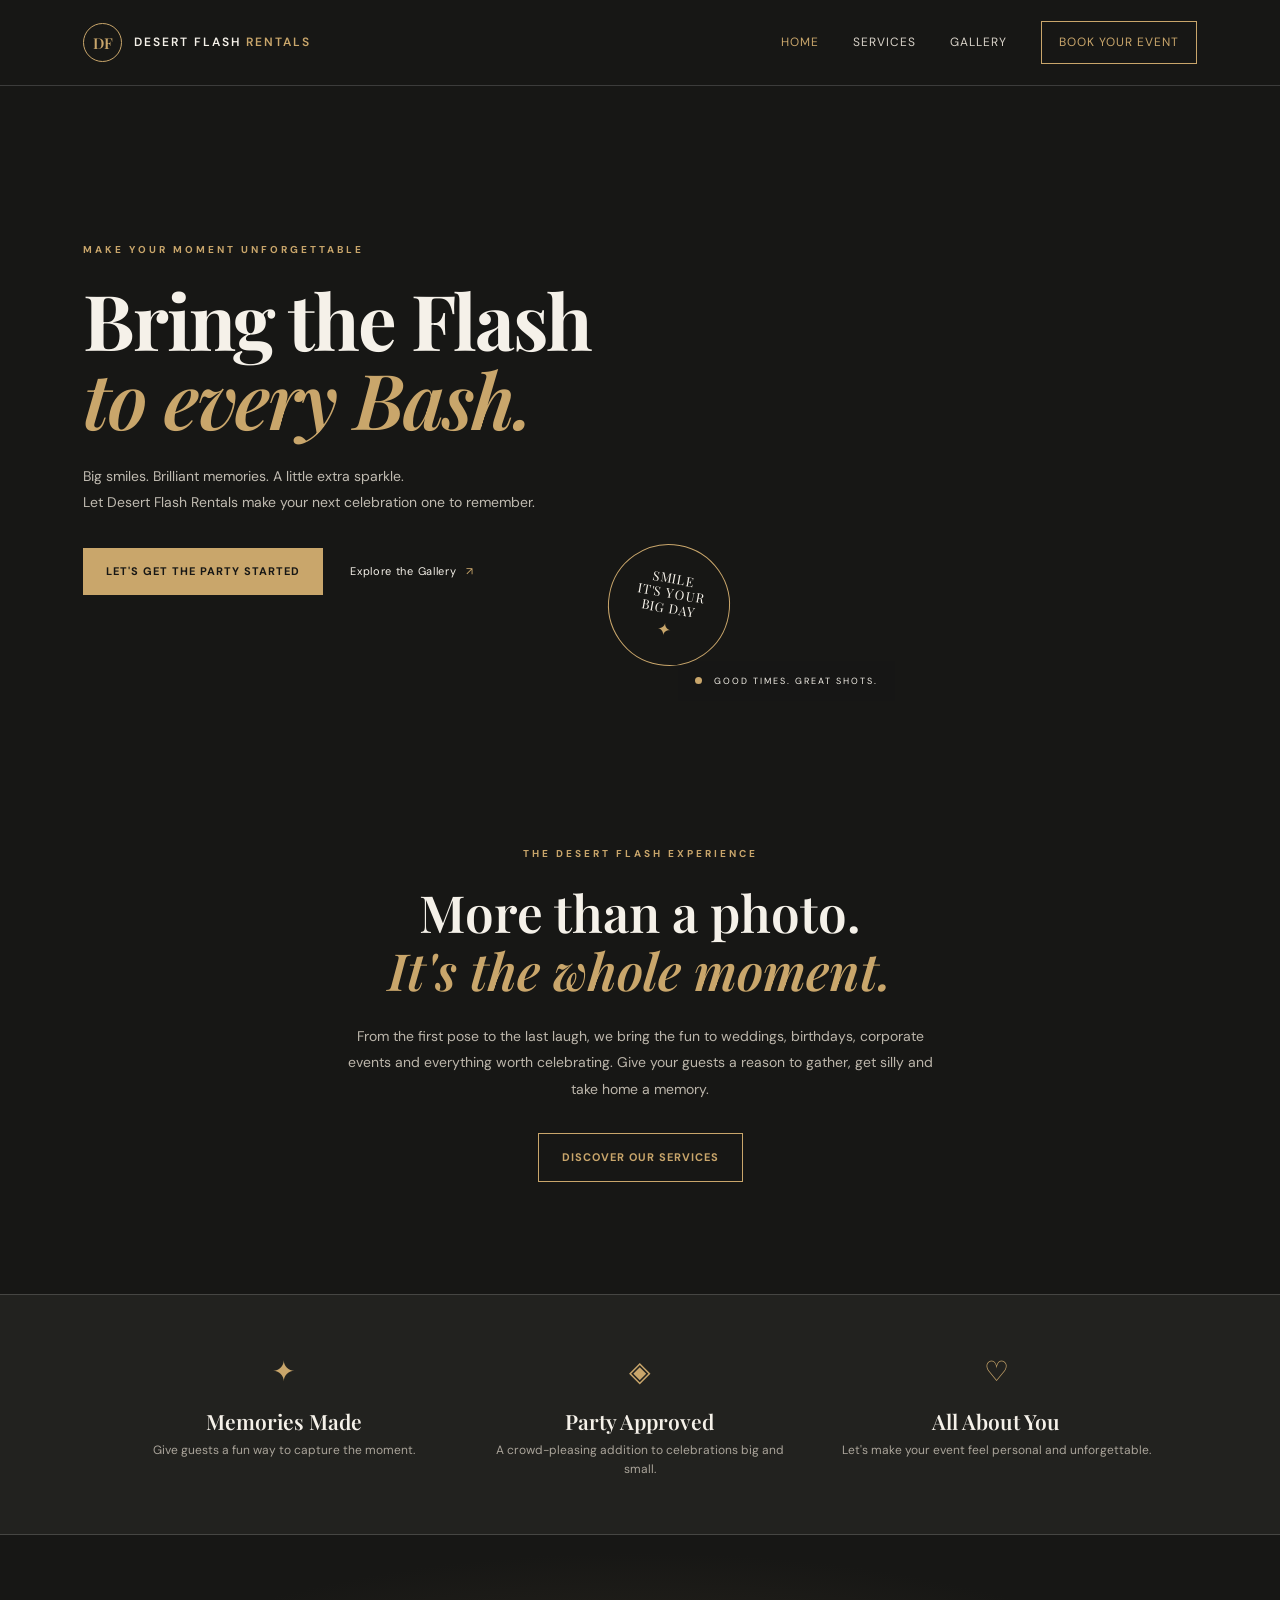
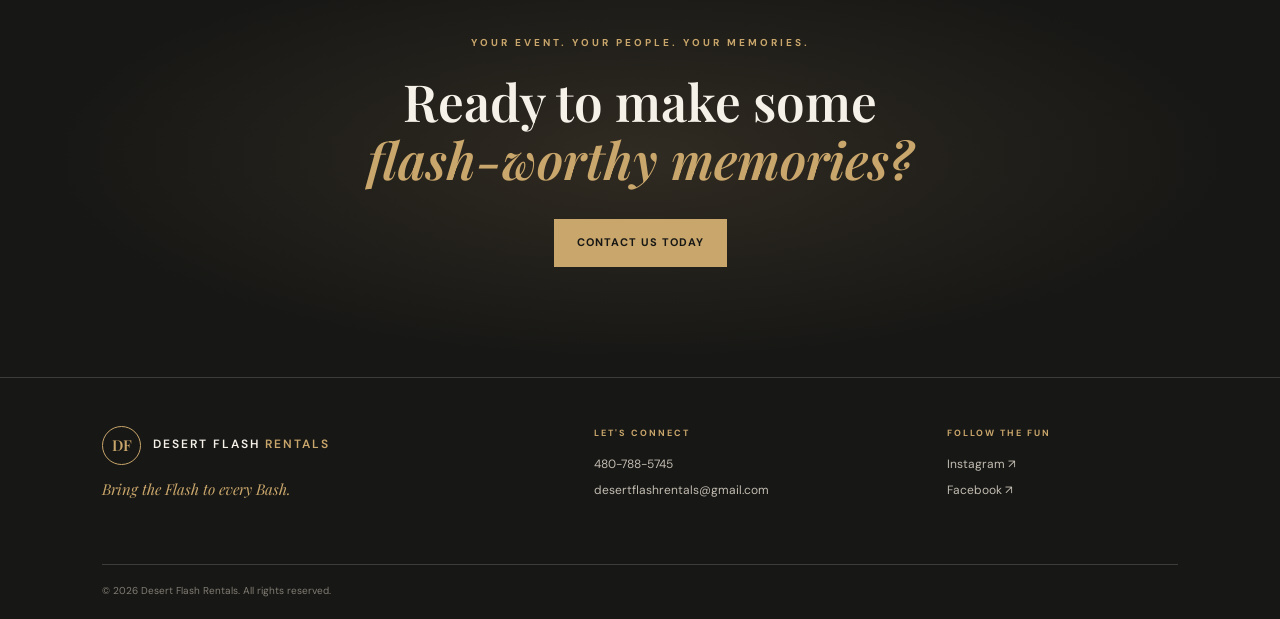
<file: index.html>
<!DOCTYPE html>
<html lang="en">
<head>
  <meta charset="UTF-8"><meta name="viewport" content="width=device-width, initial-scale=1">
  <meta name="description" content="Desert Flash Rentals brings the flash to every bash. Photo booth rentals for weddings, parties, corporate events and celebrations in Arizona.">
  <title>Desert Flash Rentals | Bring the Flash to Every Bash</title>
  <link rel="preconnect" href="https://fonts.googleapis.com"><link rel="preconnect" href="https://fonts.gstatic.com" crossorigin>
  <link href="https://fonts.googleapis.com/css2?family=DM+Sans:wght@400;500;600;700&family=Playfair+Display:wght@600;700;800&display=swap" rel="stylesheet">
  <link rel="stylesheet" href="styles.css">
</head>
<body>
<header class="site-header">
  <a class="brand" href="index.html"><span class="brand-mark">DF</span><span>DESERT FLASH <b>RENTALS</b></span></a>
  <button class="menu-toggle" aria-label="Open navigation" aria-expanded="false">☰</button>
  <nav class="nav"><a class="active" href="index.html">Home</a><a href="services.html">Services</a><a href="gallery.html">Gallery</a><a class="nav-cta" href="services.html#contact">Book Your Event</a></nav>
</header>
<main>
  <section class="hero">
    <div class="hero-content">
      <p class="eyebrow">MAKE YOUR MOMENT UNFORGETTABLE</p>
      <h1>Bring the Flash<br><em>to every Bash.</em></h1>
      <p class="hero-copy">Big smiles. Brilliant memories. A little extra sparkle.<br>Let Desert Flash Rentals make your next celebration one to remember.</p>
      <div class="hero-actions"><a class="button button-gold" href="services.html#contact">Let's Get the Party Started</a><a class="text-link" href="gallery.html">Explore the Gallery <span>↗</span></a></div>
    </div>
    <div class="hero-photo" role="img" aria-label="Celebration with friends taking photos">
      <div class="photo-caption"><span class="caption-dot"></span> GOOD TIMES. GREAT SHOTS.</div>
    </div>
    <div class="hero-stamp">SMILE<br>IT'S YOUR<br>BIG DAY <span>✦</span></div>
  </section>
  <section class="intro section-wrap">
    <p class="eyebrow">THE DESERT FLASH EXPERIENCE</p><h2>More than a photo.<br><em>It's the whole moment.</em></h2>
    <p class="intro-copy">From the first pose to the last laugh, we bring the fun to weddings, birthdays, corporate events and everything worth celebrating. Give your guests a reason to gather, get silly and take home a memory.</p>
    <a class="button button-outline" href="services.html">Discover Our Services</a>
  </section>
  <section class="feature-band">
    <div><span class="feature-icon">✦</span><h3>Memories Made</h3><p>Give guests a fun way to capture the moment.</p></div>
    <div><span class="feature-icon">◈</span><h3>Party Approved</h3><p>A crowd-pleasing addition to celebrations big and small.</p></div>
    <div><span class="feature-icon">♡</span><h3>All About You</h3><p>Let's make your event feel personal and unforgettable.</p></div>
  </section>
  <section class="cta-section"><p class="eyebrow">YOUR EVENT. YOUR PEOPLE. YOUR MEMORIES.</p><h2>Ready to make some<br><em>flash-worthy memories?</em></h2><a class="button button-gold" href="services.html#contact">Contact Us Today</a></section>
</main>
<footer class="site-footer">
  <div class="footer-brand"><a class="brand" href="index.html"><span class="brand-mark">DF</span><span>DESERT FLASH <b>RENTALS</b></span></a><p>Bring the Flash to every Bash.</p></div>
  <div class="footer-contact"><h4>LET'S CONNECT</h4><a href="tel:4807885745">480-788-5745</a><a href="mailto:desertflashrentals@gmail.com">desertflashrentals@gmail.com</a></div>
  <div class="footer-social"><h4>FOLLOW THE FUN</h4><a href="https://www.instagram.com/desertflashrentals/" target="_blank" rel="noopener">Instagram ↗</a><a href="https://www.facebook.com/profile.php?id=61577341269634" target="_blank" rel="noopener">Facebook ↗</a></div>
  <div class="copyright">© <span data-year></span> Desert Flash Rentals. All rights reserved.</div>
</footer>
<script src="script.js"></script>
</body></html>
</file>
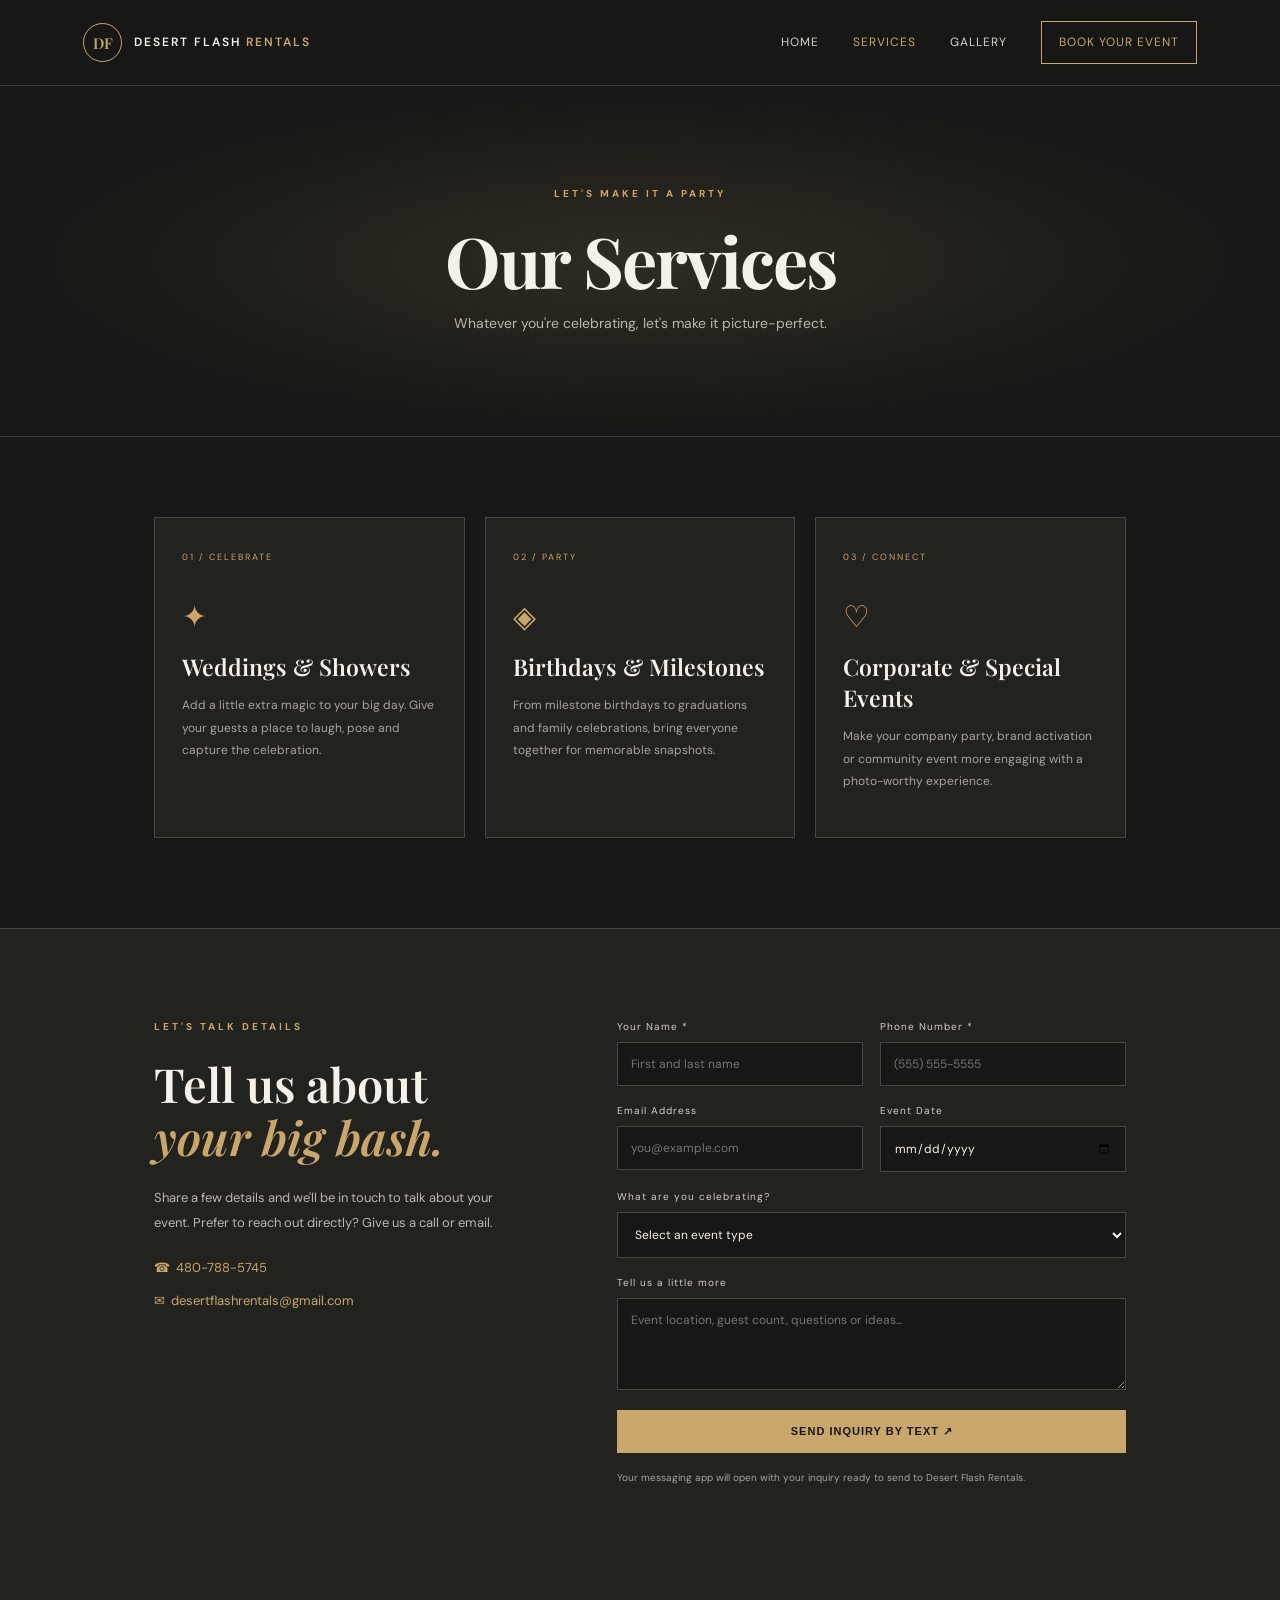
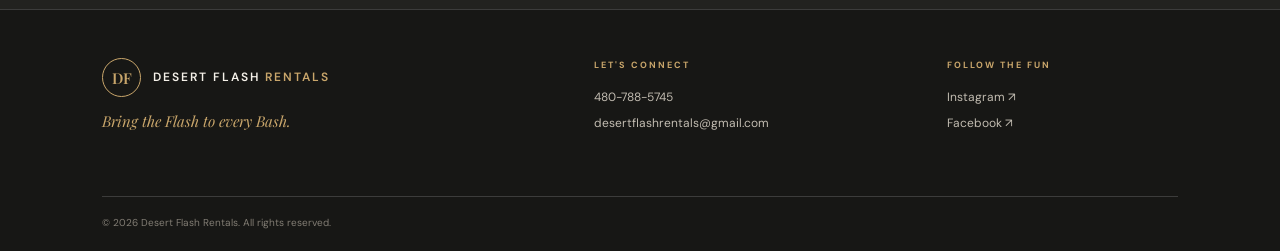
<file: services.html>
<!DOCTYPE html>
<html lang="en">
<head>
<meta charset="UTF-8"><meta name="viewport" content="width=device-width, initial-scale=1">
<meta name="description" content="Explore photo booth rental services from Desert Flash Rentals and request a quote for your event.">
<title>Services & Contact | Desert Flash Rentals</title>
<link rel="preconnect" href="https://fonts.googleapis.com"><link rel="preconnect" href="https://fonts.gstatic.com" crossorigin>
<link href="https://fonts.googleapis.com/css2?family=DM+Sans:wght@400;500;600;700&family=Playfair+Display:wght@600;700;800&display=swap" rel="stylesheet"><link rel="stylesheet" href="styles.css">
</head><body>
<header class="site-header"><a class="brand" href="index.html"><span class="brand-mark">DF</span><span>DESERT FLASH <b>RENTALS</b></span></a><button class="menu-toggle" aria-label="Open navigation" aria-expanded="false">☰</button><nav class="nav"><a href="index.html">Home</a><a class="active" href="services.html">Services</a><a href="gallery.html">Gallery</a><a class="nav-cta" href="#contact">Book Your Event</a></nav></header>
<main>
<section class="page-hero"><p class="eyebrow">LET'S MAKE IT A PARTY</p><h1>Our Services</h1><p>Whatever you're celebrating, let's make it picture-perfect.</p></section>
<section class="services-grid section-wrap">
  <article class="service-card"><div class="service-number">01 / CELEBRATE</div><div class="service-symbol">✦</div><h2>Weddings & Showers</h2><p>Add a little extra magic to your big day. Give your guests a place to laugh, pose and capture the celebration.</p></article>
  <article class="service-card"><div class="service-number">02 / PARTY</div><div class="service-symbol">◈</div><h2>Birthdays & Milestones</h2><p>From milestone birthdays to graduations and family celebrations, bring everyone together for memorable snapshots.</p></article>
  <article class="service-card"><div class="service-number">03 / CONNECT</div><div class="service-symbol">♡</div><h2>Corporate & Special Events</h2><p>Make your company party, brand activation or community event more engaging with a photo-worthy experience.</p></article>
</section>
<section class="contact-section" id="contact">
 <div class="contact-intro"><p class="eyebrow">LET'S TALK DETAILS</p><h2>Tell us about<br><em>your big bash.</em></h2><p>Share a few details and we'll be in touch to talk about your event. Prefer to reach out directly? Give us a call or email.</p><a class="contact-direct" href="tel:4807885745">☎ &nbsp;480-788-5745</a><a class="contact-direct" href="mailto:desertflashrentals@gmail.com">✉ &nbsp;desertflashrentals@gmail.com</a></div>
 <form class="contact-form" id="contactForm">
   <div class="form-row"><label for="name">Your Name *</label><input id="name" name="name" autocomplete="name" required placeholder="First and last name"></div>
   <div class="form-row"><label for="phone">Phone Number *</label><input id="phone" name="phone" type="tel" autocomplete="tel" required placeholder="(555) 555-5555"></div>
   <div class="form-row"><label for="email">Email Address</label><input id="email" name="email" type="email" autocomplete="email" placeholder="you@example.com"></div>
   <div class="form-row"><label for="eventDate">Event Date</label><input id="eventDate" name="eventDate" type="date"></div>
   <div class="form-row"><label for="eventType">What are you celebrating?</label><select id="eventType" name="eventType"><option value="">Select an event type</option><option>Wedding / Bridal Shower</option><option>Birthday / Milestone</option><option>Corporate Event</option><option>Graduation</option><option>Holiday Party</option><option>Other Celebration</option></select></div>
   <div class="form-row"><label for="details">Tell us a little more</label><textarea id="details" name="details" rows="4" placeholder="Event location, guest count, questions or ideas..."></textarea></div>
   <button class="button button-gold button-full" type="submit">Send Inquiry by Text ↗</button>
   <p class="form-note">Your messaging app will open with your inquiry ready to send to Desert Flash Rentals.</p>
   <p class="form-status" id="formStatus" role="status" aria-live="polite"></p>
 </form>
</section>
</main>
<footer class="site-footer"><div class="footer-brand"><a class="brand" href="index.html"><span class="brand-mark">DF</span><span>DESERT FLASH <b>RENTALS</b></span></a><p>Bring the Flash to every Bash.</p></div><div class="footer-contact"><h4>LET'S CONNECT</h4><a href="tel:4807885745">480-788-5745</a><a href="mailto:desertflashrentals@gmail.com">desertflashrentals@gmail.com</a></div><div class="footer-social"><h4>FOLLOW THE FUN</h4><a href="https://www.instagram.com/desertflashrentals/" target="_blank" rel="noopener">Instagram ↗</a><a href="https://www.facebook.com/profile.php?id=61577341269634" target="_blank" rel="noopener">Facebook ↗</a></div><div class="copyright">© <span data-year></span> Desert Flash Rentals. All rights reserved.</div></footer>
<script src="script.js"></script></body></html>
</file>
<file: styles.css>
*{box-sizing:border-box} :root{--ink:#171715;--paper:#f5f1e9;--gold:#c9a66b;--muted:#a9a397;--line:rgba(255,255,255,.16)}html{scroll-behavior:smooth}body{margin:0;background:var(--ink);color:var(--paper);font-family:"DM Sans",sans-serif;line-height:1.6}a{color:inherit;text-decoration:none}.site-header{height:86px;padding:0 6.5%;display:flex;align-items:center;justify-content:space-between;border-bottom:1px solid var(--line);position:relative;z-index:5;background:#171715}.brand{display:flex;align-items:center;gap:12px;font-size:12px;letter-spacing:2px;font-weight:600}.brand b{color:var(--gold);font-weight:600}.brand-mark{width:39px;height:39px;border:1px solid var(--gold);border-radius:50%;display:grid;place-items:center;color:var(--gold);font-family:"Playfair Display",serif;font-size:15px;letter-spacing:0}.nav{display:flex;align-items:center;gap:34px;font-size:12px;letter-spacing:1px;text-transform:uppercase}.nav a{color:#d8d2c8;transition:color .2s}.nav a:hover,.nav a.active{color:var(--gold)}.nav .nav-cta{border:1px solid var(--gold);padding:11px 17px;color:var(--gold)}.menu-toggle{display:none;background:none;border:0;color:var(--paper);font-size:25px}.hero{min-height:650px;display:grid;grid-template-columns:1fr 1fr;position:relative;overflow:hidden}.hero-content{padding:105px 7% 90px 13%;display:flex;flex-direction:column;align-items:flex-start;justify-content:center;position:relative;z-index:2}.eyebrow{font-size:10px;letter-spacing:3px;color:var(--gold);font-weight:700;margin:0 0 22px}.hero h1,.page-hero h1{font-family:"Playfair Display",serif;font-size:clamp(54px,6vw,82px);line-height:1.03;letter-spacing:-2px;margin:0 0 25px}.hero h1 em,.intro h2 em,.cta-section h2 em,.contact-intro h2 em{color:var(--gold);font-weight:600}.hero-copy{color:#c0bbb1;font-size:14px;line-height:1.9;margin:0 0 32px}.hero-actions{display:flex;align-items:center;gap:27px;flex-wrap:wrap}.button{display:inline-block;padding:15px 23px;font-size:11px;font-weight:700;letter-spacing:1px;text-transform:uppercase;cursor:pointer;border:0}.button-gold{background:var(--gold);color:#171715}.button-gold:hover{background:#ddbd86}.text-link{font-size:11px;letter-spacing:.7px}.text-link span{color:var(--gold);margin-left:6px}.hero-photo{background:linear-gradient(90deg,rgba(23,23,21,.25),transparent),url("https://images.unsplash.com/photo-1519671482749-fd09be7ccebf?auto=format&fit=crop&w=1400&q=90") center/cover;min-height:650px;position:relative}.photo-caption{position:absolute;bottom:35px;left:38px;font-size:9px;letter-spacing:2px;background:rgba(23,23,21,.78);padding:13px 17px}.caption-dot{display:inline-block;width:7px;height:7px;background:var(--gold);border-radius:50%;margin-right:8px}.hero-stamp{position:absolute;right:43%;bottom:70px;width:122px;height:122px;border:1px solid var(--gold);border-radius:50%;background:var(--ink);display:flex;align-items:center;justify-content:center;flex-direction:column;text-align:center;font-family:"Playfair Display",serif;font-size:13px;line-height:1.15;letter-spacing:1px;transform:rotate(10deg);z-index:3}.hero-stamp span{color:var(--gold);font-size:17px;margin-top:4px}.section-wrap{padding-left:12%;padding-right:12%}.intro{text-align:center;padding-top:110px;padding-bottom:112px}.intro h2,.cta-section h2,.contact-intro h2{font:600 clamp(38px,4vw,54px)/1.13 "Playfair Display",serif;margin:0 0 23px}.intro-copy{max-width:610px;margin:0 auto 30px;color:#bcb6ab;font-size:14px;line-height:1.9}.button-outline{border:1px solid var(--gold);color:var(--gold)}.button-outline:hover{background:var(--gold);color:var(--ink)}.feature-band{background:#22221f;padding:55px 10%;display:grid;grid-template-columns:repeat(3,1fr);gap:45px;text-align:center;border-top:1px solid var(--line);border-bottom:1px solid var(--line)}.feature-icon{font-size:28px;color:var(--gold)}.feature-band h3{font:600 21px "Playfair Display",serif;margin:12px 0 6px}.feature-band p{font-size:12px;color:#aaa49a;margin:0}.cta-section{text-align:center;padding:100px 20px 110px;background:radial-gradient(ellipse at center,#302b22 0%,#171715 65%)}.cta-section h2{margin-bottom:30px}.site-footer{border-top:1px solid var(--line);padding:48px 8% 20px;display:grid;grid-template-columns:2fr 1.4fr 1fr;gap:30px}.footer-brand p{font:italic 15px "Playfair Display",serif;color:var(--gold);margin-top:14px}.site-footer h4{font-size:9px;letter-spacing:2px;color:var(--gold);margin:0 0 15px}.footer-contact a,.footer-social a{display:block;font-size:12px;color:#c2bcb1;margin:7px 0}.copyright{grid-column:1/-1;border-top:1px solid var(--line);padding-top:18px;margin-top:20px;color:#827d74;font-size:10px}.page-hero{text-align:center;padding:100px 20px 88px;background:radial-gradient(ellipse at center,#302b22 0%,#171715 70%);border-bottom:1px solid var(--line)}.page-hero h1{font-size:clamp(48px,6vw,70px);margin-bottom:16px}.page-hero>p:last-child{color:#bcb6ab;font-size:14px}.services-grid{padding-top:80px;padding-bottom:90px;display:grid;grid-template-columns:repeat(3,1fr);gap:20px}.service-card{background:#22221f;border:1px solid var(--line);padding:32px 27px;min-height:290px}.service-number{font-size:9px;letter-spacing:2px;color:var(--gold)}.service-symbol{font-size:30px;color:var(--gold);margin-top:28px}.service-card h2{font:600 23px "Playfair Display",serif;margin:10px 0}.service-card p{font-size:12px;line-height:1.9;color:#aaa49a}.contact-section{background:#22221f;padding:90px 12%;display:grid;grid-template-columns:.85fr 1.15fr;gap:9%;border-top:1px solid var(--line)}.contact-intro h2{font-size:47px}.contact-intro>p:not(.eyebrow){font-size:13px;color:#bcb6ab;line-height:1.9;margin:0 0 22px}.contact-direct{display:block;color:var(--gold);font-size:13px;margin:12px 0}.contact-form{display:grid;grid-template-columns:1fr 1fr;gap:17px}.form-row{display:flex;flex-direction:column;gap:7px}.form-row:nth-child(5),.form-row:nth-child(6),.contact-form button,.form-note,.form-status{grid-column:1/-1}.form-row label{font-size:10px;letter-spacing:1px;color:#d6d0c5}.form-row input,.form-row select,.form-row textarea{width:100%;background:#171715;border:1px solid #49463f;padding:13px;color:var(--paper);font:12px "DM Sans",sans-serif;border-radius:0}.form-row input:focus,.form-row select:focus,.form-row textarea:focus{outline:1px solid var(--gold)}.form-row textarea{resize:vertical}.button-full{width:100%;margin-top:3px}.form-note,.form-status{font-size:10px;color:#aaa49a;margin:0}.form-status{color:var(--gold);min-height:16px}.gallery-intro{text-align:center;padding-top:45px;padding-bottom:20px;color:#bcb6ab;font-size:13px;max-width:850px}.gallery-grid{display:grid;grid-template-columns:repeat(3,1fr);grid-auto-rows:230px;gap:15px;padding-top:25px;padding-bottom:22px}.gallery-item{position:relative;margin:0;overflow:hidden;background:#292823}.gallery-item img{width:100%;height:100%;object-fit:cover;display:block;filter:brightness(.82);transition:transform .5s,filter .5s}.gallery-item:hover img{transform:scale(1.04);filter:brightness(1)}.gallery-item figcaption{position:absolute;bottom:0;left:0;right:0;padding:30px 16px 13px;background:linear-gradient(transparent,rgba(0,0,0,.7));font-size:9px;letter-spacing:2px}.gallery-tall{grid-row:span 2}.gallery-wide{grid-column:span 2}.gallery-note{text-align:center;color:#938d83;font-size:10px;padding:0 15px 55px}
@media(max-width:800px){.site-header{height:72px;padding:0 5%}.menu-toggle{display:block}.nav{display:none;position:absolute;top:72px;left:0;right:0;background:#171715;padding:20px 6%;flex-direction:column;align-items:stretch;gap:18px;border-bottom:1px solid var(--line)}.nav.open{display:flex}.nav .nav-cta{text-align:center}.hero{grid-template-columns:1fr}.hero-content{padding:80px 8% 65px}.hero-photo{min-height:390px}.hero-stamp{right:7%;bottom:330px;width:100px;height:100px;font-size:11px}.feature-band{grid-template-columns:1fr;gap:35px}.section-wrap{padding-left:7%;padding-right:7%}.services-grid{grid-template-columns:1fr;padding-top:45px;padding-bottom:55px}.contact-section{grid-template-columns:1fr;padding:65px 7%;gap:35px}.gallery-grid{grid-template-columns:repeat(2,1fr);grid-auto-rows:190px}.gallery-tall{grid-row:span 2}.gallery-wide{grid-column:span 2}.site-footer{padding:40px 7% 20px;grid-template-columns:1fr 1fr}.footer-brand{grid-column:1/-1}}@media(max-width:480px){.brand{font-size:10px;letter-spacing:1.4px}.hero h1{font-size:55px}.hero-photo{min-height:300px}.hero-stamp{bottom:245px}.hero-actions{align-items:flex-start;flex-direction:column;gap:18px}.intro{padding-top:75px;padding-bottom:75px}.contact-form{grid-template-columns:1fr}.form-row,.form-row:nth-child(5),.form-row:nth-child(6),.contact-form button,.form-note,.form-status{grid-column:1}.gallery-grid{grid-auto-rows:150px;gap:9px}.site-footer{grid-template-columns:1fr}.footer-brand{grid-column:auto}.copyright{grid-column:auto}}
</file>
